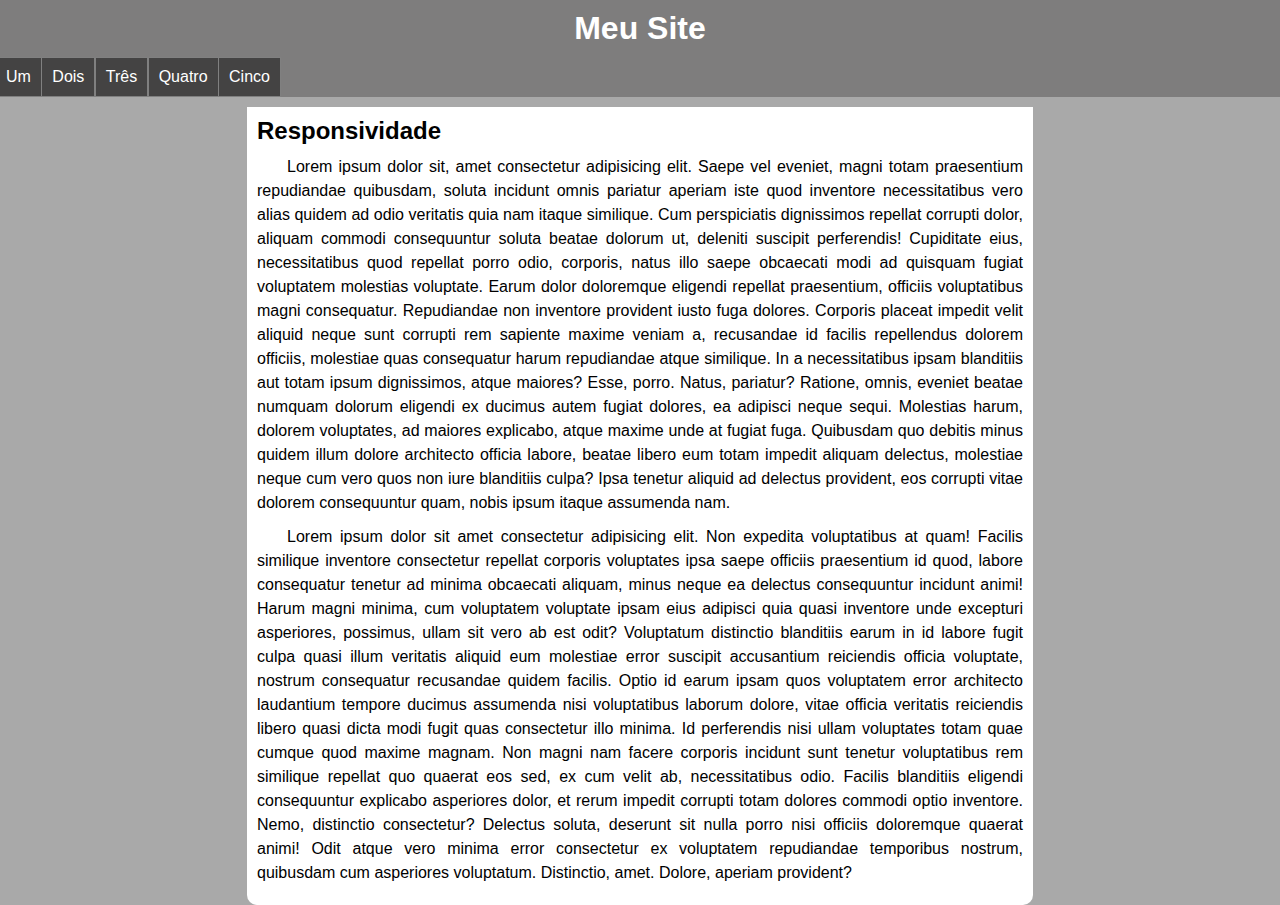
<file: ex02/index.html>
<!DOCTYPE html>
<html lang="en">
<head>
    <meta charset="UTF-8">
    <meta name="viewport" content="width=device-width, initial-scale=1.0">
    <title>Responsividade</title>
    <link rel="stylesheet" href="estilos/style.css">
    <link rel="stylesheet" href="https://fonts.googleapis.com/css2?family=Material+Symbols+Outlined:opsz,wght,FILL,GRAD@48,400,0,0"/>
    <link rel="stylesheet" href="estilos/query.css">
</head>
<body id="tela" onresize="mudeiTela()">
    <header>
        <h1>Meu Site</h1>
        <span id="menu" onclick="cliqMenu()" class="material-symbols-outlined">menu</span>

        <nav id="nav">
            <ul>
                <li><a href="#">Um</a></li>
                <li><a href="#">Dois</a></li>
                <li><a href="#">Três</a></li>
                <li><a href="#">Quatro</a></li>
                <li><a href="#">Cinco</a></li>
            </ul>
        </nav>
    </header>
    <main>
        <article>
            <h2>Responsividade</h2>
            <p>Lorem ipsum dolor sit, amet consectetur adipisicing elit. Saepe vel eveniet, magni totam praesentium repudiandae quibusdam, soluta incidunt omnis pariatur aperiam iste quod inventore necessitatibus vero alias quidem ad odio veritatis quia nam itaque similique. Cum perspiciatis dignissimos repellat corrupti dolor, aliquam commodi consequuntur soluta beatae dolorum ut, deleniti suscipit perferendis! Cupiditate eius, necessitatibus quod repellat porro odio, corporis, natus illo saepe obcaecati modi ad quisquam fugiat voluptatem molestias voluptate. Earum dolor doloremque eligendi repellat praesentium, officiis voluptatibus magni consequatur. Repudiandae non inventore provident iusto fuga dolores. Corporis placeat impedit velit aliquid neque sunt corrupti rem sapiente maxime veniam a, recusandae id facilis repellendus dolorem officiis, molestiae quas consequatur harum repudiandae atque similique. In a necessitatibus ipsam blanditiis aut totam ipsum dignissimos, atque maiores? Esse, porro. Natus, pariatur? Ratione, omnis, eveniet beatae numquam dolorum eligendi ex ducimus autem fugiat dolores, ea adipisci neque sequi. Molestias harum, dolorem voluptates, ad maiores explicabo, atque maxime unde at fugiat fuga. Quibusdam quo debitis minus quidem illum dolore architecto officia labore, beatae libero eum totam impedit aliquam delectus, molestiae neque cum vero quos non iure blanditiis culpa? Ipsa tenetur aliquid ad delectus provident, eos corrupti vitae dolorem consequuntur quam, nobis ipsum itaque assumenda nam.</p>
            <p>Lorem ipsum dolor sit amet consectetur adipisicing elit. Non expedita voluptatibus at quam! Facilis similique inventore consectetur repellat corporis voluptates ipsa saepe officiis praesentium id quod, labore consequatur tenetur ad minima obcaecati aliquam, minus neque ea delectus consequuntur incidunt animi! Harum magni minima, cum voluptatem voluptate ipsam eius adipisci quia quasi inventore unde excepturi asperiores, possimus, ullam sit vero ab est odit? Voluptatum distinctio blanditiis earum in id labore fugit culpa quasi illum veritatis aliquid eum molestiae error suscipit accusantium reiciendis officia voluptate, nostrum consequatur recusandae quidem facilis. Optio id earum ipsam quos voluptatem error architecto laudantium tempore ducimus assumenda nisi voluptatibus laborum dolore, vitae officia veritatis reiciendis libero quasi dicta modi fugit quas consectetur illo minima. Id perferendis nisi ullam voluptates totam quae cumque quod maxime magnam. Non magni nam facere corporis incidunt sunt tenetur voluptatibus rem similique repellat quo quaerat eos sed, ex cum velit ab, necessitatibus odio. Facilis blanditiis eligendi consequuntur explicabo asperiores dolor, et rerum impedit corrupti totam dolores commodi optio inventore. Nemo, distinctio consectetur? Delectus soluta, deserunt sit nulla porro nisi officiis doloremque quaerat animi! Odit atque vero minima error consectetur ex voluptatem repudiandae temporibus nostrum, quibusdam cum asperiores voluptatum. Distinctio, amet. Dolore, aperiam provident?</p>
        </article>
    </main>
    <script>
        function cliqMenu() {
            if (nav.style.display == 'block') {
               nav.style.display = 'none' 
            } else {
                nav.style.display = 'block'
            }
        }
        function mudeiTela() {
            if (window.innerWidth >= '768') {
                nav.style.display = 'block'
            } else {
                nav.style.display = 'none'
            }
        }
    </script>
</body>
</html>
</file>
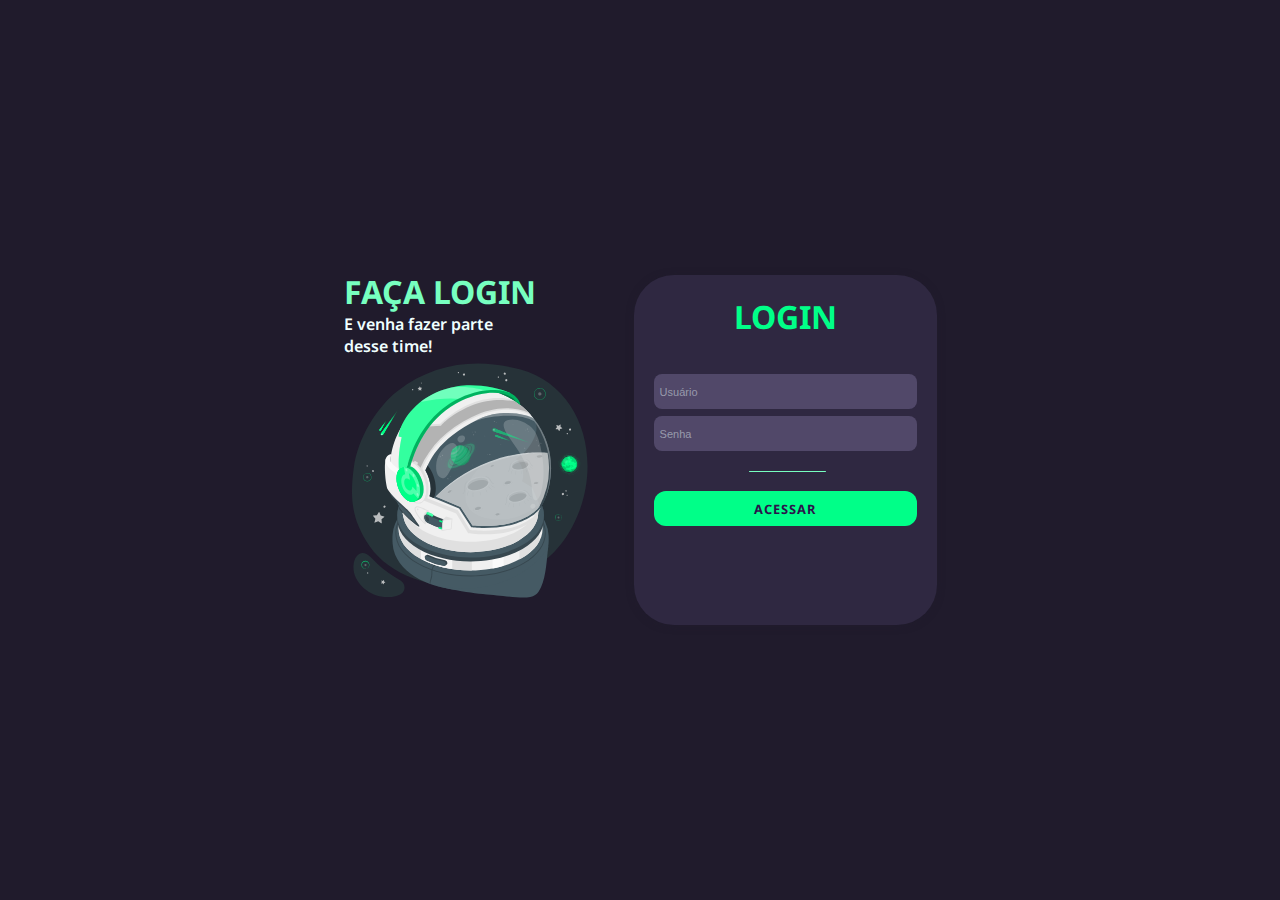
<file: login/index.html>
<!DOCTYPE html>
<html lang="pt-br">

<head>
    <meta charset="UTF-8">
    <meta name="viewport" content="width=device-width, initial-scale=1.0">
    <title>Login</title>
    <link rel="stylesheet" href="style.css">
</head>

<body>
    <div class="container">
        <div class="flex-left">
            <h1>Faça Login</h1>
            <p>E venha fazer parte <br>
                desse time!</p>
            <img src="img/astronaut-helmet-animate.svg" alt="astronauta">
        </div>
        <div class="flex-right">
            <h1>Login</h1>
            <div class="login-campo">
                <div class="user">
                    <label for="usuario"></label>
                    <input type="text" name="userId" id="usuario" placeholder="  Usuário">
                </div>
                <div class="user">
                    <label for="senha"></label>
                    <input type="password" name="passwordId" id="senha" placeholder="  Senha">
                </div>
                <div class="line"></div>
                <div class="btn">
                    <button>Acessar</button>
                </div>
            </div>
        </div>
    </div>
</body>

</html>
</file>
<file: ex02/estilos/query.css>
@charset "UTF-8";

@media screen and (min-width: 768px) {

#menu {
    display: none;
}

nav {
    display: block;

}

li {
    display: inline-block;
    margin-left: -5px;
}

main {
    max-width: 786px;
}

}
</file>
<file: login/style.css>
@import url("https://fonts.googleapis.com/css2?family=Noto+Sans:wght@400;700&display=swap");

* {
  margin: 0;
  padding: 0;
  box-sizing: border-box;
}

body {
  min-height: 100vh;
  min-width: 100vw;
  display: flex;
  align-items: center;
  justify-content: center;
  font-family: "Noto Sans", sans-serif;
  background-color: #201b2c;
}

.container {
  background-color: rgba(0, 0, 0, 0.307);
  height: 720px;
  width: 790px;
  padding: 0px 20px;

  display: flex;
  align-items: center;
  justify-content: center;
  gap: 40px;
  background-color: #201b2c;
}

.flex-left {
  height: 360px;
  width: 250px;
}
img {
  display: block;
}
.flex-left h1 {
  color: #77ffc0;
  text-transform: uppercase;
}

.flex-left p {
  color: #f0ffff;
  font-weight: 600;
}

.flex-right {
  height: 350px;
  width: 303px;
  border-radius: 40px;
  background-color: #2f2841;
  padding: 20px;
  display: flex;
  flex-direction: column;
  position: relative;
  box-shadow: 0px 1px 7px #201b2ce8;
}

.flex-right > h1 {
  text-align: center;
  text-transform: uppercase;
  margin-bottom: 29px;
  color: #00ff88;
}

.login-campo {
  width: 100%;
}

.user input {
  width: 100%;
  height: 35px;
  border-radius: 8px;
  outline: none;
  background-color: #514869;
  border: none;
}
.user input::placeholder {
  color: #f0ffff74;
  font-size: 11px;
}

label {
  display: block;
  margin: 7px 0;
  color: #f0ffffc5;
  font-size: 0.875em;
}

.line {
  width: 77px;
  height: 1px;
  background-color: #77ffc0;
  border-radius: 1px;
  margin-top: 20px;
  position: absolute;
  left: 115px;
}

.btn {
  width: 100%;
  margin-top: 40px;
}

.btn button {
  width: 100%;
  height: 35px;
  border: none;
  border-radius: 12px;
  background-color: #00ff88;
  color: #2b134b;
  font-size: 0.8em;
  font-weight: bolder;
  letter-spacing: 1px;
  text-transform: uppercase;
  font-family: "Noto Sans", sans-serif;
}

button:hover {
  background-color: #14ab64;
  color: #ffffffc1;
  transition: 0.3s;
  cursor: pointer;
}

@media only screen and (max-width: 650px) {
  .container {
    flex-direction: column;
  }
  .flex-left {
    height: 100px;
  }
  
  img {
    display: none;
  }

}
</file>
<file: ex02/estilos/style.css>
@charset "UTF-8";

/*Reset CSS*/

* {
    margin: 0px;
    padding: 0px;
    font-family: Arial, Helvetica, sans-serif;
    box-sizing: border-box;
}


body {
    background-color: darkgray;
}

/* Topo */
header {
    background-color: rgb(126, 125, 125);
}

header h1 {
    color: white;
    padding: 10px;
    text-align: center;

}

#menu {
    display: block;
    cursor: pointer;
    background-color: darkgray;
    padding: 10px;
    text-align: center;
}

#menu:hover {
    background-color: rgb(155, 155, 155);
    color: white;
    transition: background-color 0.2s;
}

nav {
    display: none;
}

ul > li {
    list-style-type: none;
    background-color: rgb(68, 67, 67);
    text-align: center;
    border: 1px solid gray;

}

a {
    padding: 10px;
    text-decoration: none;
    color: white;
    display: block;
}

ul > li:hover {
    background-color: rgba(0, 0, 0, 0.692);
    transition: 0.5s;
}

/*Texto*/

main {
    width: 90vw;
    background-color: white;
    padding: 10px;
    margin: auto;
    border-radius: 0px 0px 10px 10px;
    margin-top: 10px;
}

article h2 {
    padding-bottom: 10px;
}

article p {
    text-align: justify;
    text-indent: 30px;
    line-height: 1.5em;
    margin-bottom: 10px;
}
</file>
